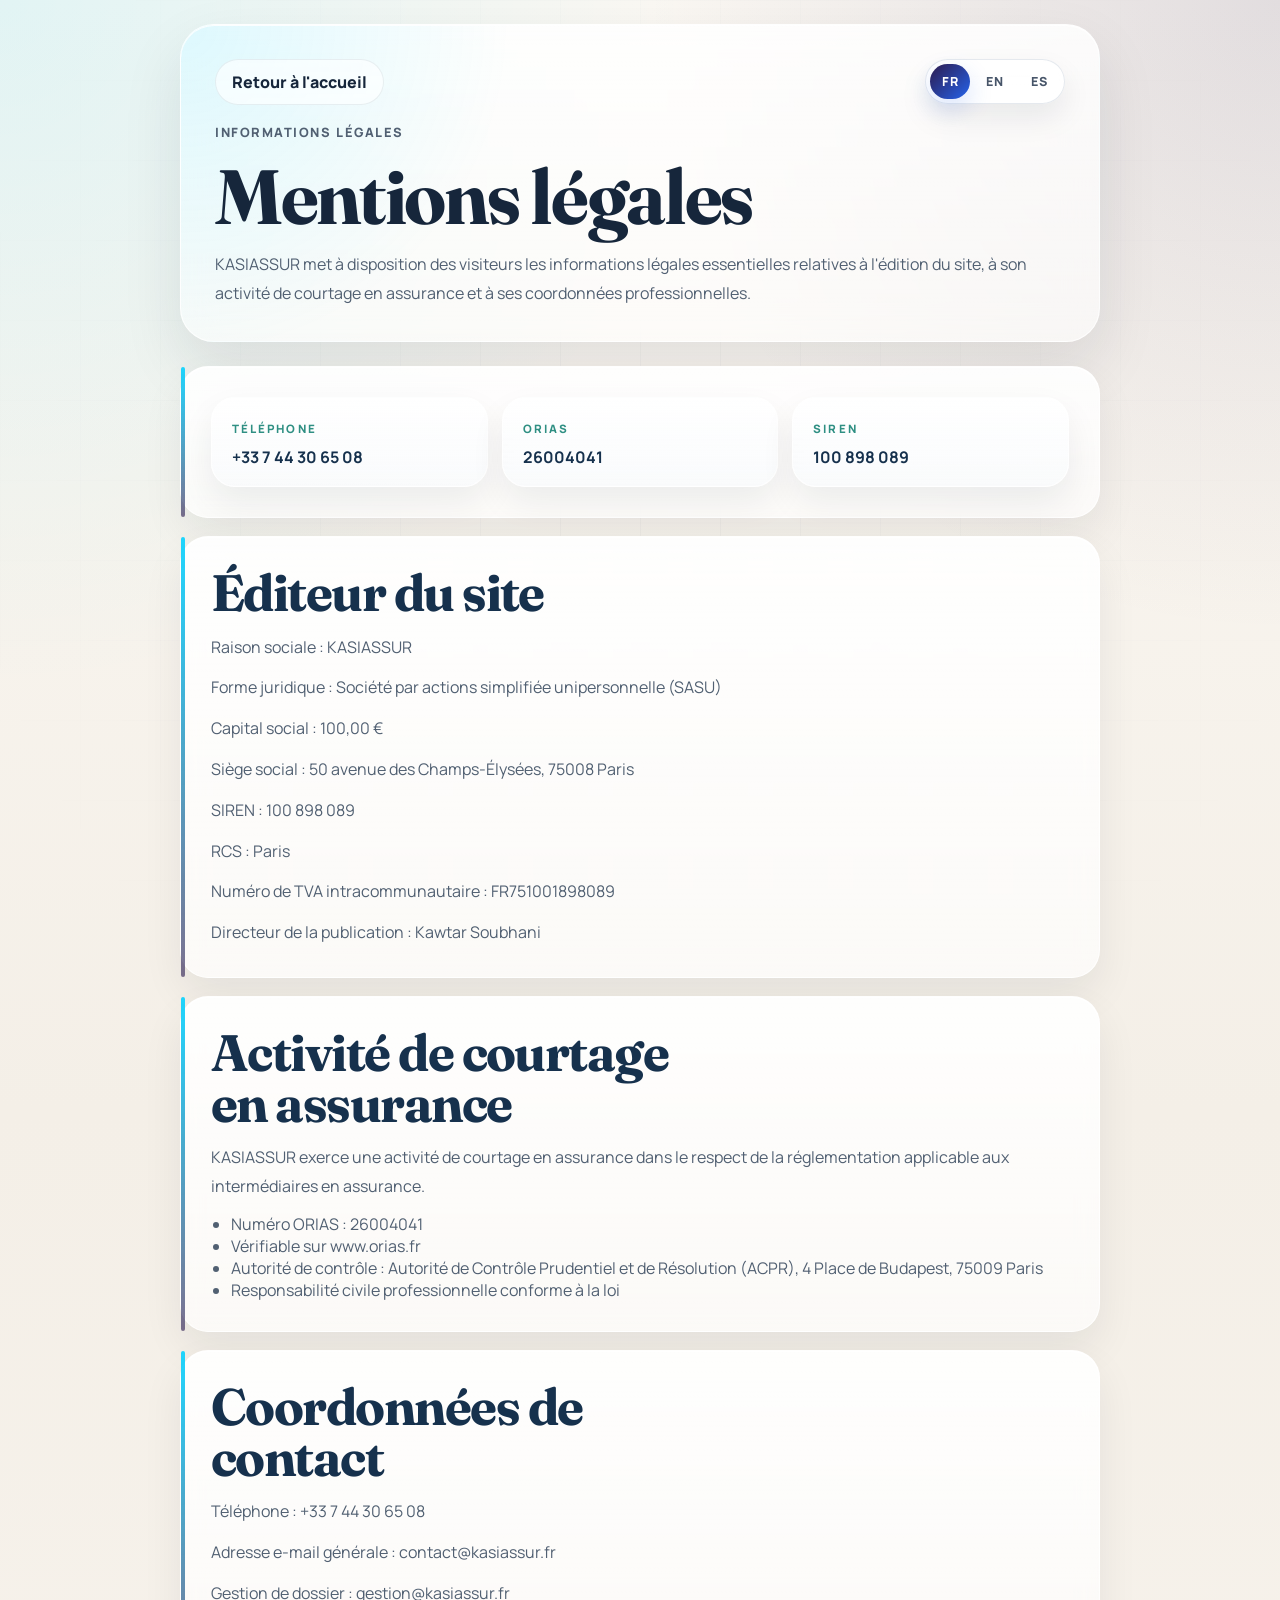
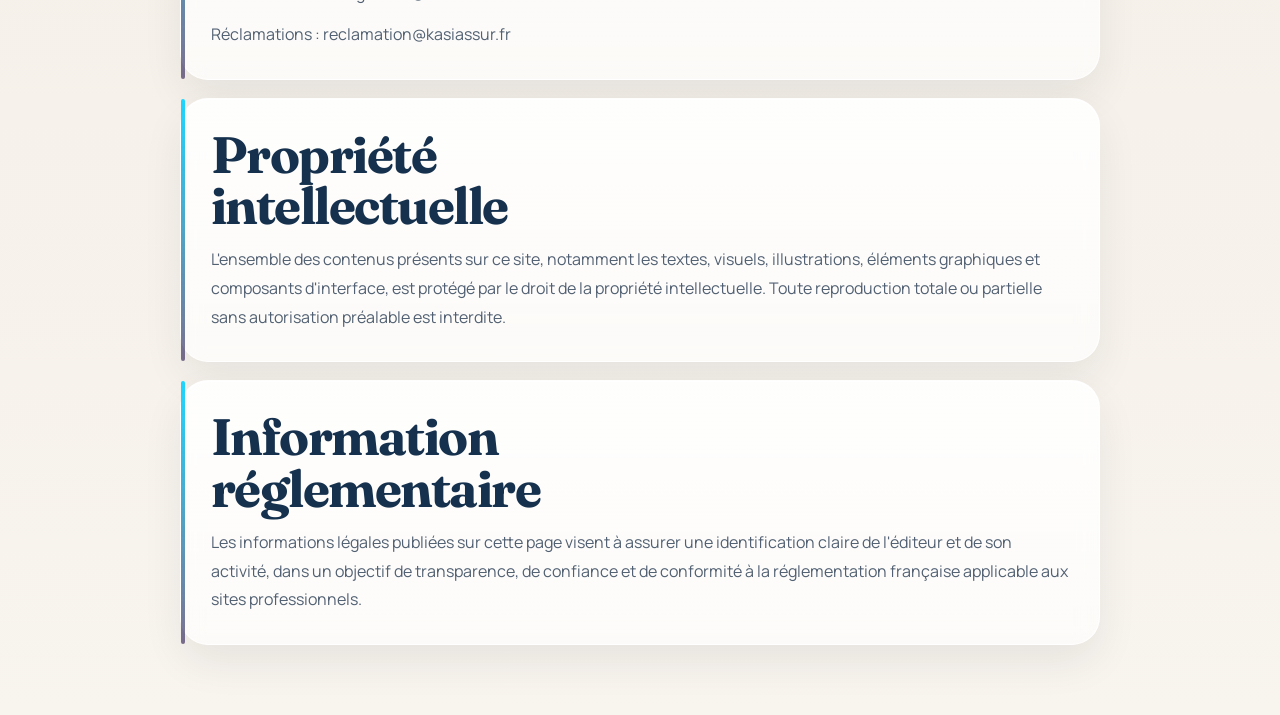
<file: mentions-legales.html>
<!DOCTYPE html>
<html lang="fr">
<head>
  <meta charset="UTF-8">
  <meta name="viewport" content="width=device-width, initial-scale=1.0">
  <title>Mentions l&eacute;gales | KASIASSUR, courtier en assurance &agrave; Paris</title>
  <meta name="description" content="Mentions l&eacute;gales de KASIASSUR, courtier en assurance &agrave; Paris : SASU, si&egrave;ge social, SIREN, ORIAS, TVA, directeur de publication et contacts professionnels.">
  <meta name="robots" content="index, follow">
  <meta name="author" content="KASIASSUR">
  <meta name="theme-color" content="#2D1B4E">
  <meta property="og:type" content="website">
  <meta property="og:locale" content="fr_FR">
  <meta property="og:title" content="Mentions l&eacute;gales | KASIASSUR">
  <meta property="og:description" content="Informations l&eacute;gales, ORIAS, SIREN et contacts professionnels de KASIASSUR.">
  <meta property="og:url" content="https://kasiassur.fr/mentions-legales.html">
  <meta property="og:site_name" content="KASIASSUR">
  <meta property="og:image" content="https://kasiassur.fr/img/hero-bg-1600.jpg">
  <meta name="twitter:card" content="summary_large_image">
  <meta name="twitter:title" content="Mentions l&eacute;gales | KASIASSUR">
  <meta name="twitter:description" content="Informations l&eacute;gales et coordonn&eacute;es professionnelles de KASIASSUR.">
  <meta name="twitter:image" content="https://kasiassur.fr/img/hero-bg-1600.jpg">
  <link rel="canonical" href="https://kasiassur.fr/mentions-legales.html">
  <link rel="preconnect" href="https://fonts.googleapis.com">
  <link rel="preconnect" href="https://fonts.gstatic.com" crossorigin>
  <link
    href="https://fonts.googleapis.com/css2?family=Fraunces:opsz,wght@9..144,500;9..144,600;9..144,700&family=Manrope:wght@400;500;600;700;800&display=swap"
    rel="stylesheet"
  >
  <link rel="stylesheet" href="i18n.css">
  <link rel="stylesheet" href="styles.css">
  <script type="application/ld+json">
    {
      "@context": "https://schema.org",
      "@type": "WebPage",
      "@id": "https://kasiassur.fr/mentions-legales.html#webpage",
      "url": "https://kasiassur.fr/mentions-legales.html",
      "name": "Mentions legales | KASIASSUR",
      "description": "Mentions legales et informations reglementaires de KASIASSUR.",
      "inLanguage": "fr",
      "about": {
        "@type": "InsuranceAgency",
        "name": "KASIASSUR",
        "telephone": "+33 7 44 30 65 08",
        "address": {
          "@type": "PostalAddress",
          "streetAddress": "50 avenue des Champs-Elysees",
          "postalCode": "75008",
          "addressLocality": "Paris",
          "addressCountry": "FR"
        }
      }
    }
  </script>
</head>
<body class="legal-page" data-page="legal">
  <main class="legal-shell">
    <header class="legal-header">
      <div class="legal-header-row">
        <a class="back-link" href="index.html" data-i18n="header.back">Retour &agrave; l'accueil</a>
        <div class="language-switcher" data-language-switcher aria-label="Selecteur de langue">
          <button type="button" class="language-switcher__button is-active" data-lang="fr" aria-pressed="true">FR</button>
          <button type="button" class="language-switcher__button" data-lang="en" aria-pressed="false">EN</button>
          <button type="button" class="language-switcher__button" data-lang="es" aria-pressed="false">ES</button>
        </div>
      </div>
      <p class="eyebrow" data-i18n="header.eyebrow">Informations l&eacute;gales</p>
      <h1 data-i18n="header.title">Mentions l&eacute;gales</h1>
      <p data-i18n="header.desc">
        KASIASSUR met &agrave; disposition des visiteurs les informations l&eacute;gales essentielles relatives
        &agrave; l'&eacute;dition du site, &agrave; son activit&eacute; de courtage en assurance et &agrave; ses coordonn&eacute;es professionnelles.
      </p>
    </header>

    <section class="legal-summary" aria-label="Informations principales">
      <article class="legal-summary-card">
        <span data-i18n="summary.phone">T&eacute;l&eacute;phone</span>
        <strong>+33 7 44 30 65 08</strong>
      </article>
      <article class="legal-summary-card">
        <span data-i18n="summary.orias">ORIAS</span>
        <strong>26004041</strong>
      </article>
      <article class="legal-summary-card">
        <span data-i18n="summary.siren">SIREN</span>
        <strong>100 898 089</strong>
      </article>
    </section>

    <section>
      <h2 data-i18n="editor.title">&Eacute;diteur du site</h2>
      <p data-i18n="editor.company">Raison sociale : KASIASSUR</p>
      <p data-i18n="editor.legalForm">Forme juridique : Soci&eacute;t&eacute; par actions simplifi&eacute;e unipersonnelle (SASU)</p>
      <p data-i18n="editor.capital">Capital social : 100,00 &euro;</p>
      <p data-i18n="editor.office">Si&egrave;ge social : 50 avenue des Champs-&Eacute;lys&eacute;es, 75008 Paris</p>
      <p data-i18n="editor.siren">SIREN : 100 898 089</p>
      <p data-i18n="editor.rcs">RCS : Paris</p>
      <p data-i18n="editor.vat">Num&eacute;ro de TVA intracommunautaire : FR751001898089</p>
      <p data-i18n="editor.director">Directeur de la publication : Kawtar Soubhani</p>
    </section>

    <section>
      <h2 data-i18n="brokerage.title">Activit&eacute; de courtage en assurance</h2>
      <p data-i18n="brokerage.desc">
        KASIASSUR exerce une activit&eacute; de courtage en assurance dans le respect de la
        r&eacute;glementation applicable aux interm&eacute;diaires en assurance.
      </p>
      <ul>
        <li data-i18n="brokerage.item1">Num&eacute;ro ORIAS : 26004041</li>
        <li data-i18n="brokerage.item2">V&eacute;rifiable sur www.orias.fr</li>
        <li data-i18n="brokerage.item3">Autorit&eacute; de contr&ocirc;le : Autorit&eacute; de Contr&ocirc;le Prudentiel et de R&eacute;solution (ACPR), 4 Place de Budapest, 75009 Paris</li>
        <li data-i18n="brokerage.item4">Responsabilit&eacute; civile professionnelle conforme &agrave; la loi</li>
      </ul>
    </section>

    <section>
      <h2 data-i18n="contact.title">Coordonn&eacute;es de contact</h2>
      <p><span data-i18n="contact.phone">T&eacute;l&eacute;phone :</span> <a href="tel:+33744306508">+33 7 44 30 65 08</a></p>
      <p><span data-i18n="contact.email">Adresse e-mail g&eacute;n&eacute;rale :</span> <a href="mailto:contact@kasiassur.fr">contact@kasiassur.fr</a></p>
      <p><span data-i18n="contact.management">Gestion de dossier :</span> <a href="mailto:gestion@kasiassur.fr">gestion@kasiassur.fr</a></p>
      <p><span data-i18n="contact.claims">R&eacute;clamations :</span> <a href="mailto:reclamation@kasiassur.fr">reclamation@kasiassur.fr</a></p>
    </section>

    <section>
      <h2 data-i18n="ip.title">Propri&eacute;t&eacute; intellectuelle</h2>
      <p data-i18n="ip.desc">
        L'ensemble des contenus pr&eacute;sents sur ce site, notamment les textes, visuels,
        illustrations, &eacute;l&eacute;ments graphiques et composants d'interface, est prot&eacute;g&eacute; par le droit
        de la propri&eacute;t&eacute; intellectuelle. Toute reproduction totale ou partielle sans autorisation
        pr&eacute;alable est interdite.
      </p>
    </section>

    <section>
      <h2 data-i18n="regulatory.title">Information r&eacute;glementaire</h2>
      <p data-i18n="regulatory.desc">
        Les informations l&eacute;gales publi&eacute;es sur cette page visent &agrave; assurer une identification
        claire de l'&eacute;diteur et de son activit&eacute;, dans un objectif de transparence, de confiance
        et de conformit&eacute; &agrave; la r&eacute;glementation fran&ccedil;aise applicable aux sites professionnels.
      </p>
    </section>
  </main>
  <script src="i18n.js"></script>
</body>
</html>
</file>
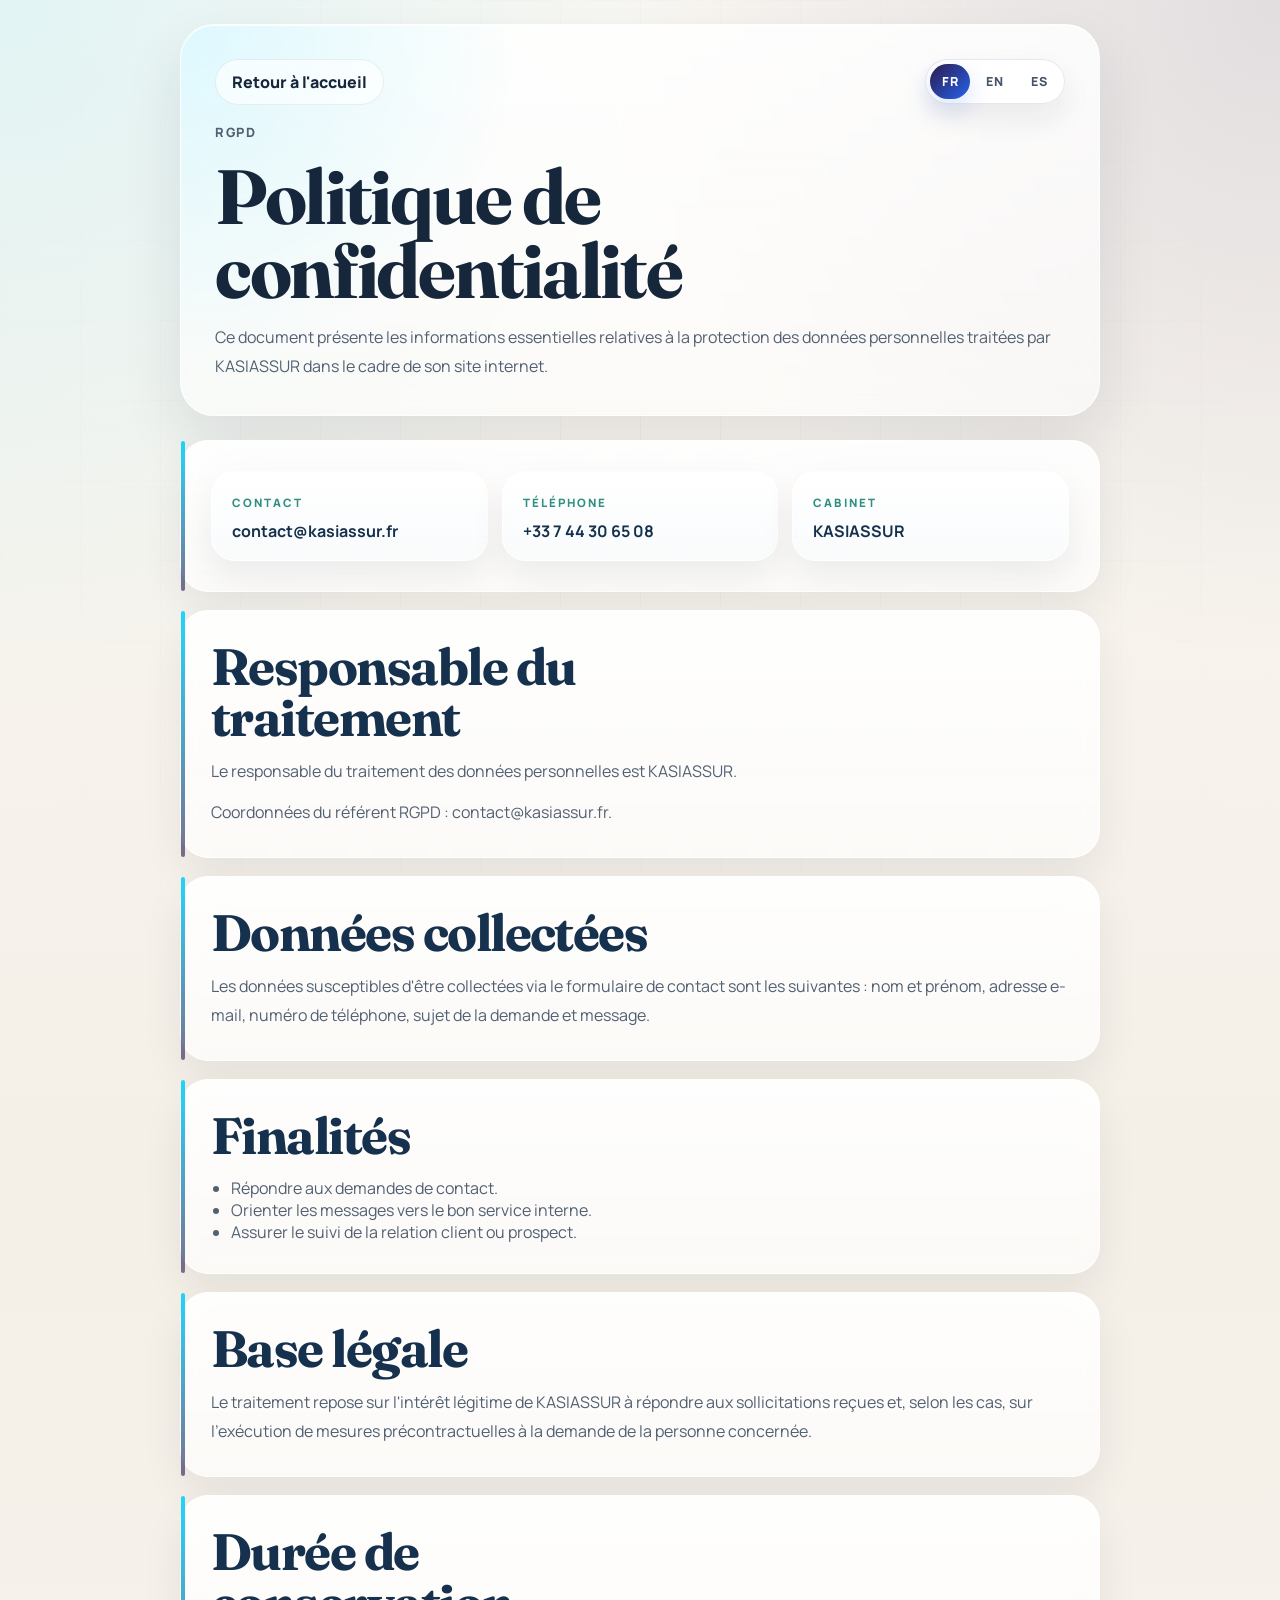
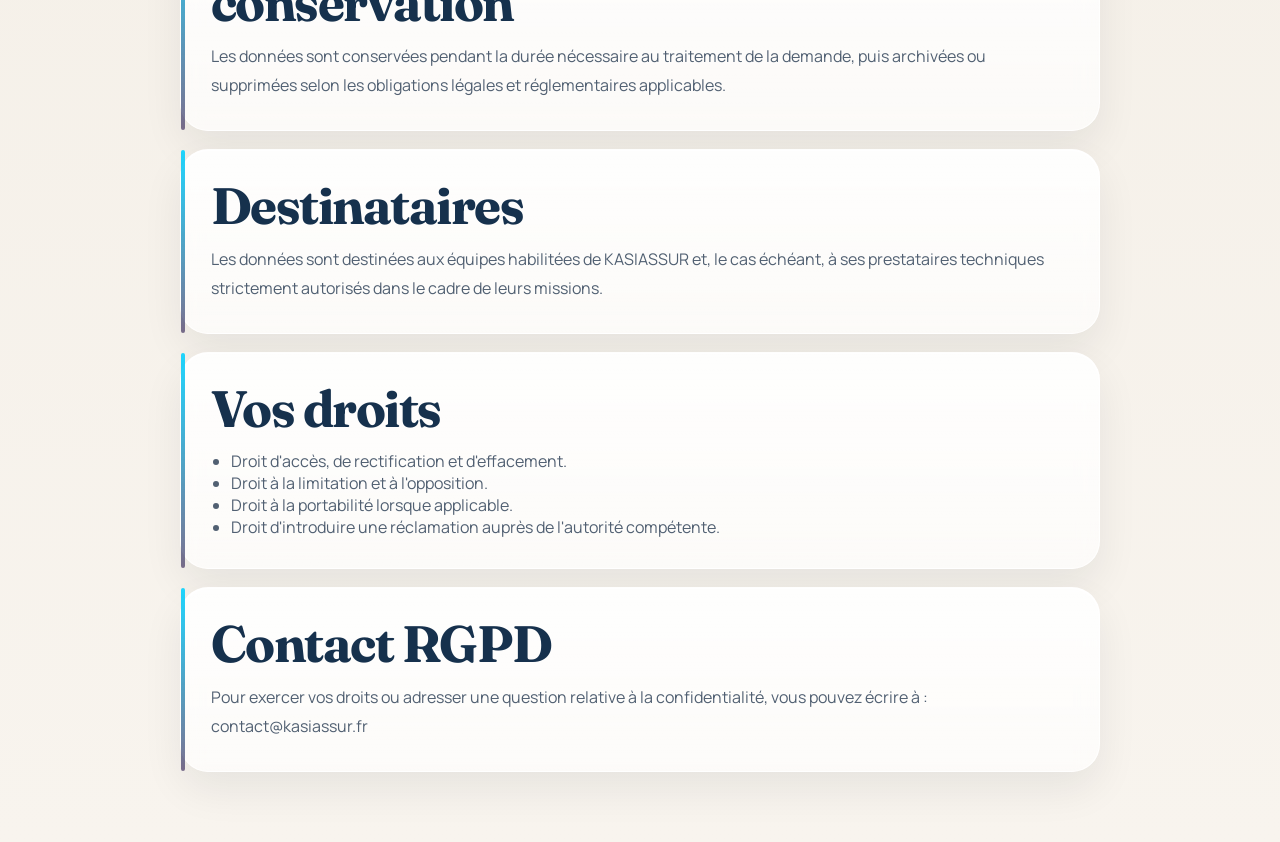
<file: politique-confidentialite.html>
<!DOCTYPE html>
<html lang="fr">
<head>
  <meta charset="UTF-8">
  <meta name="viewport" content="width=device-width, initial-scale=1.0">
  <title>Politique de confidentialit&eacute; | KASIASSUR</title>
  <meta name="description" content="Politique de confidentialit&eacute; de KASIASSUR : traitement des donn&eacute;es, finalit&eacute;s, base l&eacute;gale, destinataires, conservation et droits RGPD.">
  <meta name="robots" content="index, follow">
  <meta name="author" content="KASIASSUR">
  <meta name="theme-color" content="#2D1B4E">
  <meta property="og:type" content="website">
  <meta property="og:locale" content="fr_FR">
  <meta property="og:title" content="Politique de confidentialit&eacute; | KASIASSUR">
  <meta property="og:description" content="Informations RGPD et politique de confidentialit&eacute; du site KASIASSUR.">
  <meta property="og:url" content="https://kasiassur.fr/politique-confidentialite.html">
  <meta property="og:site_name" content="KASIASSUR">
  <meta property="og:image" content="https://kasiassur.fr/img/hero-bg-1600.jpg">
  <meta name="twitter:card" content="summary_large_image">
  <meta name="twitter:title" content="Politique de confidentialit&eacute; | KASIASSUR">
  <meta name="twitter:description" content="Politique de confidentialit&eacute; et informations RGPD du site KASIASSUR.">
  <meta name="twitter:image" content="https://kasiassur.fr/img/hero-bg-1600.jpg">
  <link rel="canonical" href="https://kasiassur.fr/politique-confidentialite.html">
  <link rel="preconnect" href="https://fonts.googleapis.com">
  <link rel="preconnect" href="https://fonts.gstatic.com" crossorigin>
  <link
    href="https://fonts.googleapis.com/css2?family=Fraunces:opsz,wght@9..144,500;9..144,600;9..144,700&family=Manrope:wght@400;500;600;700;800&display=swap"
    rel="stylesheet"
  >
  <link rel="stylesheet" href="i18n.css">
  <link rel="stylesheet" href="styles.css">
  <script type="application/ld+json">
    {
      "@context": "https://schema.org",
      "@type": "WebPage",
      "@id": "https://kasiassur.fr/politique-confidentialite.html#webpage",
      "url": "https://kasiassur.fr/politique-confidentialite.html",
      "name": "Politique de confidentialite | KASIASSUR",
      "description": "Politique de confidentialite et informations RGPD de KASIASSUR.",
      "inLanguage": "fr",
      "about": {
        "@type": "InsuranceAgency",
        "name": "KASIASSUR",
        "email": "contact@kasiassur.fr",
        "telephone": "+33 7 44 30 65 08"
      }
    }
  </script>
</head>
<body class="legal-page" data-page="privacy">
  <main class="legal-shell">
    <header class="legal-header">
      <div class="legal-header-row">
        <a class="back-link" href="index.html" data-i18n="header.back">Retour &agrave; l'accueil</a>
        <div class="language-switcher" data-language-switcher aria-label="Selecteur de langue">
          <button type="button" class="language-switcher__button is-active" data-lang="fr" aria-pressed="true">FR</button>
          <button type="button" class="language-switcher__button" data-lang="en" aria-pressed="false">EN</button>
          <button type="button" class="language-switcher__button" data-lang="es" aria-pressed="false">ES</button>
        </div>
      </div>
      <p class="eyebrow" data-i18n="header.eyebrow">RGPD</p>
      <h1 data-i18n="header.title">Politique de confidentialit&eacute;</h1>
      <p data-i18n="header.desc">
        Ce document pr&eacute;sente les informations essentielles relatives &agrave; la protection des
        donn&eacute;es personnelles trait&eacute;es par KASIASSUR dans le cadre de son site internet.
      </p>
    </header>

    <section class="legal-summary" aria-label="Coordonnees de reference">
      <article class="legal-summary-card">
        <span data-i18n="summary.contact">Contact</span>
        <strong>contact@kasiassur.fr</strong>
      </article>
      <article class="legal-summary-card">
        <span data-i18n="summary.phone">T&eacute;l&eacute;phone</span>
        <strong>+33 7 44 30 65 08</strong>
      </article>
      <article class="legal-summary-card">
        <span data-i18n="summary.company">Cabinet</span>
        <strong>KASIASSUR</strong>
      </article>
    </section>

    <section>
      <h2 data-i18n="controller.title">Responsable du traitement</h2>
      <p data-i18n="controller.desc1">Le responsable du traitement des donn&eacute;es personnelles est KASIASSUR.</p>
      <p data-i18n="controller.desc2">Coordonn&eacute;es du r&eacute;f&eacute;rent RGPD : contact@kasiassur.fr.</p>
    </section>

    <section>
      <h2 data-i18n="data.title">Donn&eacute;es collect&eacute;es</h2>
      <p data-i18n="data.desc">
        Les donn&eacute;es susceptibles d'&ecirc;tre collect&eacute;es via le formulaire de contact sont les
        suivantes : nom et pr&eacute;nom, adresse e-mail, num&eacute;ro de t&eacute;l&eacute;phone, sujet de la demande et message.
      </p>
    </section>

    <section>
      <h2 data-i18n="purposes.title">Finalit&eacute;s</h2>
      <ul>
        <li data-i18n="purposes.item1">R&eacute;pondre aux demandes de contact.</li>
        <li data-i18n="purposes.item2">Orienter les messages vers le bon service interne.</li>
        <li data-i18n="purposes.item3">Assurer le suivi de la relation client ou prospect.</li>
      </ul>
    </section>

    <section>
      <h2 data-i18n="legalBasis.title">Base l&eacute;gale</h2>
      <p data-i18n="legalBasis.desc">
        Le traitement repose sur l'int&eacute;r&ecirc;t l&eacute;gitime de KASIASSUR &agrave; r&eacute;pondre aux sollicitations
        re&ccedil;ues et, selon les cas, sur l'ex&eacute;cution de mesures pr&eacute;contractuelles &agrave; la demande de
        la personne concern&eacute;e.
      </p>
    </section>

    <section>
      <h2 data-i18n="retention.title">Dur&eacute;e de conservation</h2>
      <p data-i18n="retention.desc">Les donn&eacute;es sont conserv&eacute;es pendant la dur&eacute;e n&eacute;cessaire au traitement de la demande, puis archiv&eacute;es ou supprim&eacute;es selon les obligations l&eacute;gales et r&eacute;glementaires applicables.</p>
    </section>

    <section>
      <h2 data-i18n="recipients.title">Destinataires</h2>
      <p data-i18n="recipients.desc">
        Les donn&eacute;es sont destin&eacute;es aux &eacute;quipes habilit&eacute;es de KASIASSUR et, le cas &eacute;ch&eacute;ant, &agrave; ses
        prestataires techniques strictement autoris&eacute;s dans le cadre de leurs missions.
      </p>
    </section>

    <section>
      <h2 data-i18n="rights.title">Vos droits</h2>
      <ul>
        <li data-i18n="rights.item1">Droit d'acc&egrave;s, de rectification et d'effacement.</li>
        <li data-i18n="rights.item2">Droit &agrave; la limitation et &agrave; l'opposition.</li>
        <li data-i18n="rights.item3">Droit &agrave; la portabilit&eacute; lorsque applicable.</li>
        <li data-i18n="rights.item4">Droit d'introduire une r&eacute;clamation aupr&egrave;s de l'autorit&eacute; comp&eacute;tente.</li>
      </ul>
    </section>

    <section>
      <h2 data-i18n="contact.title">Contact RGPD</h2>
      <p data-i18n="contact.desc">Pour exercer vos droits ou adresser une question relative &agrave; la confidentialit&eacute;, vous pouvez &eacute;crire &agrave; : contact@kasiassur.fr</p>
    </section>
  </main>
  <script src="i18n.js"></script>
</body>
</html>
</file>
<file: i18n.css>
.language-switcher {
  display: inline-flex;
  align-items: center;
  gap: 0.25rem;
  padding: 0.28rem;
  border: 1px solid rgba(148, 163, 184, 0.24);
  border-radius: 999px;
  background: rgba(255, 255, 255, 0.92);
  box-shadow: 0 14px 30px rgba(15, 23, 42, 0.08);
  backdrop-filter: blur(12px);
}

.language-switcher__button {
  min-width: 2.35rem;
  min-height: 2.15rem;
  padding: 0 0.72rem;
  border: 0;
  border-radius: 999px;
  background: transparent;
  color: #475569;
  font-size: 0.78rem;
  font-weight: 800;
  letter-spacing: 0.08em;
  cursor: pointer;
  transition: background 180ms ease, color 180ms ease, transform 180ms ease, box-shadow 180ms ease;
}

.language-switcher__button:hover,
.language-switcher__button:focus-visible {
  transform: translateY(-1px);
  background: rgba(241, 245, 249, 0.96);
  color: #1e1b4b;
  outline: none;
}

.language-switcher__button.is-active {
  color: #ffffff;
  background: linear-gradient(135deg, #2d1b4e, #2563eb);
  box-shadow: 0 10px 24px rgba(37, 99, 235, 0.18);
}

.legal-header-row {
  display: flex;
  align-items: flex-start;
  justify-content: space-between;
  gap: 16px;
  flex-wrap: wrap;
}

@media (max-width: 699px) {
  .language-switcher {
    padding: 0.24rem;
  }

  .language-switcher__button {
    min-width: 2.1rem;
    min-height: 2rem;
    padding: 0 0.6rem;
  }
}
</file>
<file: styles.css>
:root {
  --bg: #f6efe3;
  --bg-soft: #efe5d6;
  --surface: rgba(255, 251, 245, 0.76);
  --surface-strong: rgba(255, 255, 255, 0.9);
  --surface-deep: #fffaf3;
  --text: #16263b;
  --text-soft: #516072;
  --navy: #16314d;
  --navy-strong: #0d2136;
  --teal: #2f8f83;
  --teal-soft: #8fd1c0;
  --gold: #bf7b2f;
  --gold-soft: #e7c28f;
  --line: rgba(22, 49, 77, 0.12);
  --shadow: 0 28px 70px rgba(16, 29, 46, 0.14);
  --shadow-soft: 0 18px 45px rgba(16, 29, 46, 0.08);
  --radius-lg: 26px;
  --radius-xl: 38px;
  --container: min(1180px, calc(100% - 40px));
}

*,
*::before,
*::after {
  box-sizing: border-box;
}

html {
  scroll-behavior: smooth;
}

body {
  margin: 0;
  color: var(--text);
  font-family: "Manrope", sans-serif;
  background:
    radial-gradient(circle at top left, rgba(191, 123, 47, 0.12), transparent 28%),
    radial-gradient(circle at 82% 10%, rgba(47, 143, 131, 0.18), transparent 22%),
    linear-gradient(180deg, #fbf7f1 0%, #f5ecdf 44%, #f8f2e9 100%);
}

body::before {
  content: "";
  position: fixed;
  inset: 0;
  pointer-events: none;
  background-image:
    linear-gradient(rgba(22, 49, 77, 0.04) 1px, transparent 1px),
    linear-gradient(90deg, rgba(22, 49, 77, 0.04) 1px, transparent 1px);
  background-size: 80px 80px;
  mask-image: radial-gradient(circle at center, rgba(0, 0, 0, 0.8), transparent 92%);
}

img {
  display: block;
  max-width: 100%;
}

a {
  color: inherit;
  text-decoration: none;
}

button,
input,
select,
textarea {
  font: inherit;
}

textarea {
  resize: vertical;
}

.page-shell {
  position: relative;
  overflow: clip;
}

.site-header,
.section,
.site-footer {
  width: var(--container);
  margin: 0 auto;
}

.site-header {
  position: sticky;
  top: 18px;
  z-index: 30;
  margin-top: 18px;
  padding: 16px 18px;
  display: flex;
  align-items: center;
  justify-content: space-between;
  gap: 18px;
  background: rgba(255, 250, 244, 0.76);
  border: 1px solid rgba(255, 255, 255, 0.76);
  border-radius: 24px;
  backdrop-filter: blur(16px);
  box-shadow: var(--shadow-soft);
}

.brand {
  display: inline-flex;
  align-items: center;
  gap: 14px;
}

.brand-mark {
  width: 48px;
  height: 48px;
  display: grid;
  place-items: center;
  border-radius: 16px;
  color: #ffffff;
  font-family: "Fraunces", serif;
  font-size: 1.35rem;
  background: linear-gradient(145deg, var(--navy), var(--teal));
  box-shadow: 0 16px 34px rgba(22, 49, 77, 0.24);
}

.brand-copy {
  display: grid;
  gap: 2px;
}

.brand-copy strong,
h1,
h2,
h3,
.contact-routing strong,
.footer-brand strong {
  font-family: "Fraunces", serif;
  letter-spacing: -0.03em;
}

.brand-copy strong {
  font-size: 1rem;
}

.brand-copy span {
  color: var(--text-soft);
  font-size: 0.84rem;
}

.site-nav {
  display: flex;
  align-items: center;
  gap: 24px;
  color: var(--text-soft);
  font-weight: 700;
}

.site-nav a {
  position: relative;
}

.site-nav a::after {
  content: "";
  position: absolute;
  left: 0;
  right: 0;
  bottom: -7px;
  height: 2px;
  border-radius: 999px;
  background: linear-gradient(90deg, var(--navy), var(--gold));
  transform: scaleX(0);
  transform-origin: left;
  transition: transform 180ms ease;
}

.site-nav a:hover::after,
.site-nav a:focus-visible::after {
  transform: scaleX(1);
}

.button {
  display: inline-flex;
  align-items: center;
  justify-content: center;
  min-height: 52px;
  padding: 0 22px;
  border-radius: 999px;
  border: 1px solid transparent;
  font-weight: 800;
  transition: transform 180ms ease, box-shadow 180ms ease, border-color 180ms ease, background 180ms ease;
}

.button:hover,
.button:focus-visible {
  transform: translateY(-2px);
}

.button--primary {
  color: #ffffff;
  background: linear-gradient(135deg, var(--navy), var(--teal));
  box-shadow: 0 18px 38px rgba(22, 49, 77, 0.2);
}

.button--secondary,
.button--ghost {
  color: var(--navy-strong);
  background: rgba(255, 255, 255, 0.62);
  border-color: rgba(22, 49, 77, 0.1);
}

.button--full {
  width: 100%;
}

.section {
  padding: 92px 0;
}

.hero {
  display: grid;
  grid-template-columns: minmax(0, 1.02fr) minmax(0, 0.98fr);
  gap: 36px;
  align-items: center;
  min-height: calc(100vh - 136px);
}

.eyebrow,
.offer-kicker,
.step-card span,
.promise-card span,
.hero-frame figcaption span,
.seal-card span,
.floating-card span,
.offers-visual__copy span,
.contact-routing span,
.channel-card span {
  display: inline-block;
  font-size: 0.8rem;
  font-weight: 800;
  letter-spacing: 0.12em;
  text-transform: uppercase;
}

.eyebrow,
.offer-kicker,
.step-card span,
.promise-card span {
  color: var(--gold);
}

h1,
h2,
h3 {
  margin: 0;
}

h1 {
  max-width: 11ch;
  font-size: clamp(3.2rem, 6vw, 5.9rem);
  line-height: 0.96;
}

h2 {
  max-width: 14ch;
  font-size: clamp(2.3rem, 4vw, 4rem);
  line-height: 1;
}

h3 {
  font-size: 1.4rem;
  line-height: 1.15;
}

p {
  margin: 0;
  line-height: 1.75;
}

.hero-text,
.section-head p,
.offer-card p,
.promise-card p,
.step-card p,
.trust-card p,
.contact-panel p,
.contact-note p,
.footer-brand p,
.offers-visual__copy p,
.brand-copy span {
  color: var(--text-soft);
}

.hero-text {
  max-width: 58ch;
  margin-top: 22px;
  font-size: 1.08rem;
}

.hero-actions {
  display: flex;
  flex-wrap: wrap;
  gap: 14px;
  margin-top: 34px;
}

.hero-signals,
.promise-grid,
.offers-grid,
.step-list,
.trust-grid,
.channel-list {
  display: grid;
  gap: 16px;
}

.hero-signals {
  grid-template-columns: repeat(3, minmax(0, 1fr));
  margin-top: 36px;
}

.signal-card,
.promise-card,
.offer-card,
.step-card,
.trust-card,
.contact-panel,
.offers-visual,
.legal-shell section,
.legal-header,
.footer-brand,
.footer-links {
  background: var(--surface);
  border: 1px solid rgba(255, 255, 255, 0.76);
  backdrop-filter: blur(16px);
  box-shadow: var(--shadow-soft);
}

.signal-card,
.promise-card,
.offer-card,
.step-card,
.trust-card,
.contact-panel,
.offers-visual,
.legal-shell section,
.legal-header,
.footer-brand,
.footer-links {
  border-radius: var(--radius-lg);
}

.signal-card {
  padding: 20px;
}

.signal-card strong {
  display: block;
  margin-bottom: 6px;
  color: var(--navy-strong);
}

.signal-card span {
  color: var(--text-soft);
  font-size: 0.96rem;
  line-height: 1.6;
}

.hero-visual {
  position: relative;
  min-height: 720px;
  display: grid;
  grid-template-columns: minmax(0, 1.1fr) minmax(230px, 0.72fr);
  gap: 18px;
  align-items: end;
}

.hero-frame {
  position: relative;
  overflow: hidden;
  border-radius: 34px;
  box-shadow: var(--shadow);
}

.hero-frame::after {
  content: "";
  position: absolute;
  inset: 0;
  background: linear-gradient(180deg, rgba(10, 22, 35, 0.05), rgba(10, 22, 35, 0.48));
}

.hero-frame img,
.method-visual img {
  width: 100%;
  height: 100%;
  object-fit: cover;
}

.hero-frame--main {
  height: 650px;
}

.hero-frame--secondary {
  height: 250px;
}

.hero-frame figcaption,
.method-visual figcaption {
  position: absolute;
  left: 20px;
  right: 20px;
  bottom: 20px;
  z-index: 1;
  padding: 18px 20px;
  border-radius: 24px;
  color: #ffffff;
  background: rgba(10, 22, 35, 0.5);
  backdrop-filter: blur(14px);
}

.hero-frame figcaption span,
.seal-card span,
.floating-card span,
.offers-visual__copy span,
.contact-routing span,
.channel-card span {
  margin-bottom: 8px;
  color: rgba(255, 255, 255, 0.78);
}

.hero-stack {
  display: grid;
  gap: 18px;
  align-self: center;
}

.seal-card,
.floating-card,
.contact-note {
  position: relative;
  overflow: hidden;
  background: rgba(12, 30, 47, 0.9);
  color: #ffffff;
  border-radius: 28px;
  box-shadow: var(--shadow);
}

.seal-card::before,
.floating-card::before,
.contact-note::before {
  content: "";
  position: absolute;
  inset: auto -15% -45% auto;
  width: 180px;
  height: 180px;
  border-radius: 999px;
  background: radial-gradient(circle, rgba(143, 209, 192, 0.24), transparent 65%);
}

.seal-card {
  display: grid;
  gap: 16px;
  padding: 18px;
  animation: drift 7s ease-in-out infinite;
}

.seal-card img {
  width: 100%;
  max-width: 150px;
  border-radius: 20px;
  border: 1px solid rgba(255, 255, 255, 0.12);
}

.seal-card strong,
.floating-card strong,
.contact-note strong {
  position: relative;
  z-index: 1;
  font-size: 1.08rem;
  line-height: 1.5;
}

.seal-card div,
.contact-note p {
  position: relative;
  z-index: 1;
}

.floating-card {
  position: absolute;
  left: 30px;
  bottom: 26px;
  width: min(280px, calc(100% - 60px));
  padding: 20px 22px;
  animation: drift 8.5s ease-in-out infinite;
}

.section-head {
  display: grid;
  gap: 18px;
  margin-bottom: 34px;
}

.promise-grid {
  grid-template-columns: repeat(3, minmax(0, 1fr));
}

.promise-card,
.offer-card,
.step-card,
.trust-card {
  padding: 28px;
}

.promise-card span {
  margin-bottom: 14px;
}

.promise-card h3,
.offer-card h3,
.step-card h3,
.trust-card h3 {
  margin-bottom: 12px;
}

.offers-layout,
.method-layout,
.contact-layout {
  display: grid;
  gap: 24px;
}

.offers-layout {
  grid-template-columns: minmax(0, 1.1fr) minmax(320px, 0.9fr);
  align-items: stretch;
}

.offers-grid {
  grid-template-columns: repeat(2, minmax(0, 1fr));
}

.offer-card {
  min-height: 220px;
  background:
    linear-gradient(180deg, rgba(255, 251, 245, 0.86), rgba(255, 247, 237, 0.78));
}

.offers-visual {
  padding: 24px;
  display: grid;
  gap: 22px;
  align-content: start;
  background:
    linear-gradient(180deg, rgba(255, 251, 245, 0.88), rgba(247, 238, 224, 0.9));
}

.offers-visual img {
  border-radius: 30px;
  aspect-ratio: 1 / 1;
  object-fit: cover;
}

.offers-visual__copy {
  padding: 0 4px;
}

.offers-visual__copy span,
.contact-routing span,
.channel-card span {
  color: var(--gold);
}

.method-layout {
  grid-template-columns: minmax(0, 1fr) minmax(380px, 0.9fr);
  align-items: center;
}

.step-list {
  margin-top: 8px;
}

.step-card {
  position: relative;
  padding-left: 30px;
}

.step-card::before {
  content: "";
  position: absolute;
  left: 18px;
  top: 28px;
  bottom: 28px;
  width: 2px;
  background: linear-gradient(180deg, var(--gold), rgba(191, 123, 47, 0));
}

.method-visual {
  position: relative;
  overflow: hidden;
  height: 680px;
  margin: 0;
  border-radius: var(--radius-xl);
  box-shadow: var(--shadow);
}

.method-visual::after {
  content: "";
  position: absolute;
  inset: 0;
  background: linear-gradient(180deg, rgba(10, 22, 35, 0.04), rgba(10, 22, 35, 0.54));
}

.trust-grid {
  grid-template-columns: repeat(3, minmax(0, 1fr));
}

.trust-card {
  min-height: 220px;
  background:
    linear-gradient(180deg, rgba(255, 255, 255, 0.62), rgba(255, 248, 238, 0.8));
}

.contact-layout {
  grid-template-columns: minmax(0, 1.04fr) minmax(320px, 0.96fr);
}

.contact-panel {
  padding: 34px;
}

.contact-panel--form {
  background:
    linear-gradient(180deg, rgba(255, 251, 245, 0.92), rgba(250, 242, 230, 0.86));
}

.contact-panel--info {
  background:
    linear-gradient(180deg, rgba(246, 238, 225, 0.92), rgba(252, 248, 241, 0.84));
}

.contact-form {
  display: grid;
  gap: 18px;
  margin-top: 28px;
}

.contact-form label {
  display: grid;
  gap: 10px;
  font-weight: 800;
}

.contact-form input,
.contact-form select,
.contact-form textarea {
  width: 100%;
  border: 1px solid rgba(22, 49, 77, 0.14);
  border-radius: 18px;
  background: rgba(255, 255, 255, 0.8);
  color: var(--text);
  outline: none;
  transition: border-color 180ms ease, box-shadow 180ms ease, transform 180ms ease;
}

.contact-form input,
.contact-form select {
  min-height: 58px;
  padding: 0 18px;
}

.contact-form textarea {
  min-height: 148px;
  padding: 16px 18px;
}

.contact-form input:focus,
.contact-form select:focus,
.contact-form textarea:focus {
  border-color: rgba(47, 143, 131, 0.52);
  box-shadow: 0 0 0 4px rgba(47, 143, 131, 0.12);
}

.contact-routing {
  padding: 18px 20px;
  border-radius: 22px;
  background: rgba(255, 255, 255, 0.78);
  border: 1px solid rgba(22, 49, 77, 0.08);
}

.contact-routing strong {
  display: block;
  margin-top: 4px;
  color: var(--navy);
  font-size: 1.08rem;
}

.form-note {
  min-height: 3.2em;
  color: var(--text-soft);
  font-size: 0.95rem;
}

.channel-card {
  padding: 22px;
  border-radius: 22px;
  background: rgba(255, 255, 255, 0.66);
  border: 1px solid rgba(22, 49, 77, 0.08);
  transition: transform 180ms ease, background 180ms ease, border-color 180ms ease;
}

.channel-card.is-active {
  transform: translateY(-2px);
  background: linear-gradient(135deg, rgba(255, 255, 255, 0.9), rgba(224, 242, 237, 0.82));
  border-color: rgba(47, 143, 131, 0.24);
}

.channel-card a {
  display: block;
  margin-top: 6px;
  font-weight: 800;
  color: var(--navy);
  word-break: break-word;
}

.contact-note {
  margin-top: 24px;
  padding: 24px;
}

.site-footer {
  padding: 0 0 42px;
  display: grid;
  grid-template-columns: minmax(0, 1fr) auto;
  gap: 18px;
  align-items: center;
}

.footer-brand,
.footer-links {
  padding: 22px 24px;
}

.footer-brand {
  display: flex;
  align-items: center;
  gap: 18px;
}

.footer-brand img {
  width: 88px;
  flex: 0 0 auto;
  border-radius: 20px;
}

.footer-links {
  display: flex;
  flex-wrap: wrap;
  gap: 14px 18px;
  font-weight: 800;
}

.footer-copy {
  grid-column: 1 / -1;
  margin: 4px 0 0;
  color: var(--text-soft);
  text-align: center;
}

.legal-page {
  min-height: 100vh;
  padding: 24px 16px 52px;
  background:
    radial-gradient(circle at top left, rgba(0, 209, 255, 0.10), transparent 26%),
    radial-gradient(circle at 100% 0, rgba(45, 27, 78, 0.12), transparent 24%),
    linear-gradient(180deg, #fbf8f3 0%, #f4efe7 48%, #f8f4ee 100%);
}

.legal-shell {
  width: min(920px, 100%);
  margin: 0 auto;
  position: relative;
}

.legal-header {
  display: grid;
  gap: 16px;
  margin-bottom: 24px;
  padding: 34px;
  border-radius: 34px;
  border: 1px solid rgba(255, 255, 255, 0.76);
  background:
    radial-gradient(circle at top left, rgba(0, 209, 255, 0.12), transparent 34%),
    linear-gradient(180deg, rgba(255, 255, 255, 0.86), rgba(255, 255, 255, 0.58));
  box-shadow:
    0 26px 60px rgba(16, 29, 46, 0.10),
    inset 0 1px 0 rgba(255, 255, 255, 0.85);
  backdrop-filter: blur(16px);
}

.back-link {
  width: fit-content;
  padding: 11px 16px;
  border-radius: 999px;
  background: rgba(255, 255, 255, 0.64);
  border: 1px solid rgba(22, 49, 77, 0.08);
  font-weight: 800;
  transition: transform 180ms ease, border-color 180ms ease, box-shadow 180ms ease, color 180ms ease;
}

.back-link:hover,
.back-link:focus-visible {
  transform: translateY(-2px);
  color: var(--navy);
  border-color: rgba(47, 143, 131, 0.28);
  box-shadow: 0 14px 26px rgba(16, 29, 46, 0.08);
}

.legal-shell section {
  position: relative;
  margin-bottom: 18px;
  padding: 30px;
  border-radius: 28px;
  border: 1px solid rgba(255, 255, 255, 0.78);
  background:
    linear-gradient(180deg, rgba(255, 255, 255, 0.92), rgba(255, 255, 255, 0.66));
  box-shadow:
    0 18px 42px rgba(16, 29, 46, 0.07),
    inset 0 1px 0 rgba(255, 255, 255, 0.88);
  backdrop-filter: blur(10px);
}

.legal-shell section::before {
  content: "";
  position: absolute;
  inset: 0 auto 0 0;
  width: 4px;
  border-radius: 999px;
  background: linear-gradient(180deg, rgba(0, 209, 255, 0.88), rgba(45, 27, 78, 0.62));
}

.legal-shell section h2 {
  margin-bottom: 14px;
  color: var(--navy);
}

.legal-shell ul {
  margin: 16px 0 0;
  padding-left: 20px;
  color: var(--text-soft);
}

.legal-shell p {
  margin: 0;
  color: var(--text-soft);
  line-height: 1.8;
}

.legal-shell section p + p,
.legal-shell section p + ul,
.legal-shell section ul + p {
  margin-top: 12px;
}

.legal-summary {
  display: grid;
  grid-template-columns: repeat(3, minmax(0, 1fr));
  gap: 14px;
  margin-bottom: 18px;
}

.legal-summary-card {
  padding: 18px 20px;
  border-radius: 24px;
  border: 1px solid rgba(255, 255, 255, 0.78);
  background:
    linear-gradient(180deg, rgba(255, 255, 255, 0.92), rgba(248, 250, 252, 0.78));
  box-shadow:
    0 16px 34px rgba(16, 29, 46, 0.07),
    inset 0 1px 0 rgba(255, 255, 255, 0.88);
}

.legal-summary-card strong {
  display: block;
  margin-top: 8px;
  color: var(--navy);
  font-size: 1rem;
}

.legal-summary-card span {
  color: var(--teal);
  font-size: 0.72rem;
  font-weight: 800;
  letter-spacing: 0.18em;
  text-transform: uppercase;
}

.reveal {
  opacity: 0;
  transform: translateY(26px);
  transition: opacity 650ms ease, transform 650ms ease;
}

.reveal.is-visible {
  opacity: 1;
  transform: translateY(0);
}

@keyframes drift {
  0%,
  100% {
    transform: translateY(0);
  }

  50% {
    transform: translateY(-8px);
  }
}

@media (prefers-reduced-motion: reduce) {
  html {
    scroll-behavior: auto;
  }

  *,
  *::before,
  *::after {
    animation: none !important;
    transition: none !important;
  }
}

@media (max-width: 1120px) {
  .hero,
  .offers-layout,
  .method-layout,
  .contact-layout,
  .site-footer {
    grid-template-columns: 1fr;
  }

  .hero {
    min-height: auto;
    padding-top: 70px;
  }

  .hero-signals,
  .promise-grid,
  .trust-grid {
    grid-template-columns: 1fr;
  }

  .hero-visual {
    min-height: auto;
    grid-template-columns: 1fr;
  }

  .hero-frame--main {
    height: 560px;
  }

  .hero-stack {
    grid-template-columns: repeat(2, minmax(0, 1fr));
    align-items: stretch;
  }

  .floating-card {
    position: static;
    width: auto;
  }

  .method-visual {
    height: 540px;
  }
}

@media (max-width: 780px) {
  :root {
    --container: min(100% - 24px, 1180px);
  }

  .site-header {
    top: 12px;
    flex-wrap: wrap;
    justify-content: center;
    padding: 15px 16px;
  }

  .site-nav {
    flex-wrap: wrap;
    justify-content: center;
    gap: 16px;
  }

  .section {
    padding: 74px 0;
  }

  .hero-actions,
  .footer-brand {
    flex-direction: column;
    align-items: flex-start;
  }

  .hero-actions .button,
  .button--ghost {
    width: 100%;
  }

  h1,
  h2 {
    max-width: 100%;
  }

  .hero-frame--main {
    height: 440px;
  }

  .hero-stack,
  .offers-grid {
    grid-template-columns: 1fr;
  }

  .contact-panel {
    padding: 24px;
  }

  .legal-summary {
    grid-template-columns: 1fr;
  }

  .legal-header,
  .legal-shell section {
    padding: 24px;
  }
}

@media (max-width: 560px) {
  .brand-copy span {
    display: none;
  }

  .signal-card,
  .promise-card,
  .offer-card,
  .step-card,
  .trust-card,
  .footer-brand,
  .footer-links {
    padding: 22px;
  }

  .contact-form input,
  .contact-form select {
    min-height: 54px;
  }

  .method-visual {
    height: 420px;
  }

  .hero-frame figcaption,
  .method-visual figcaption {
    left: 14px;
    right: 14px;
    bottom: 14px;
    padding: 16px;
  }
}
</file>
